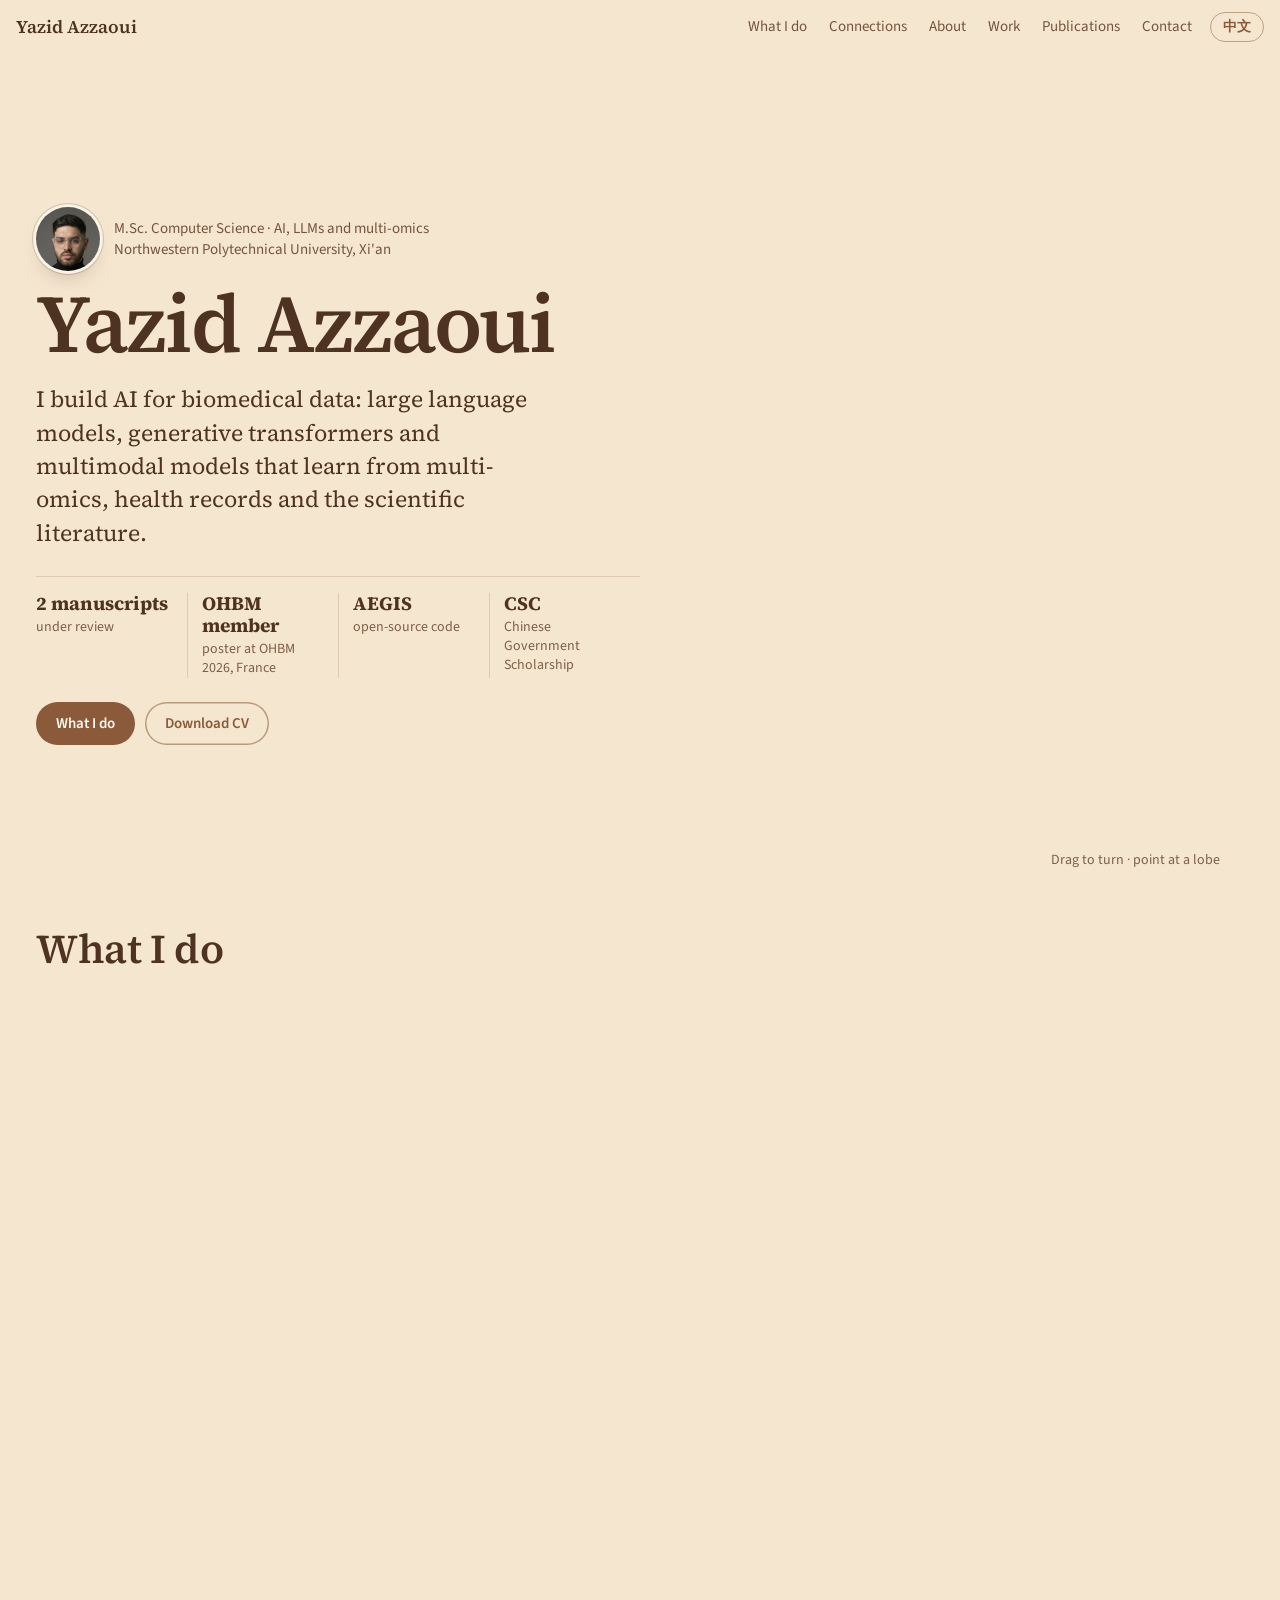
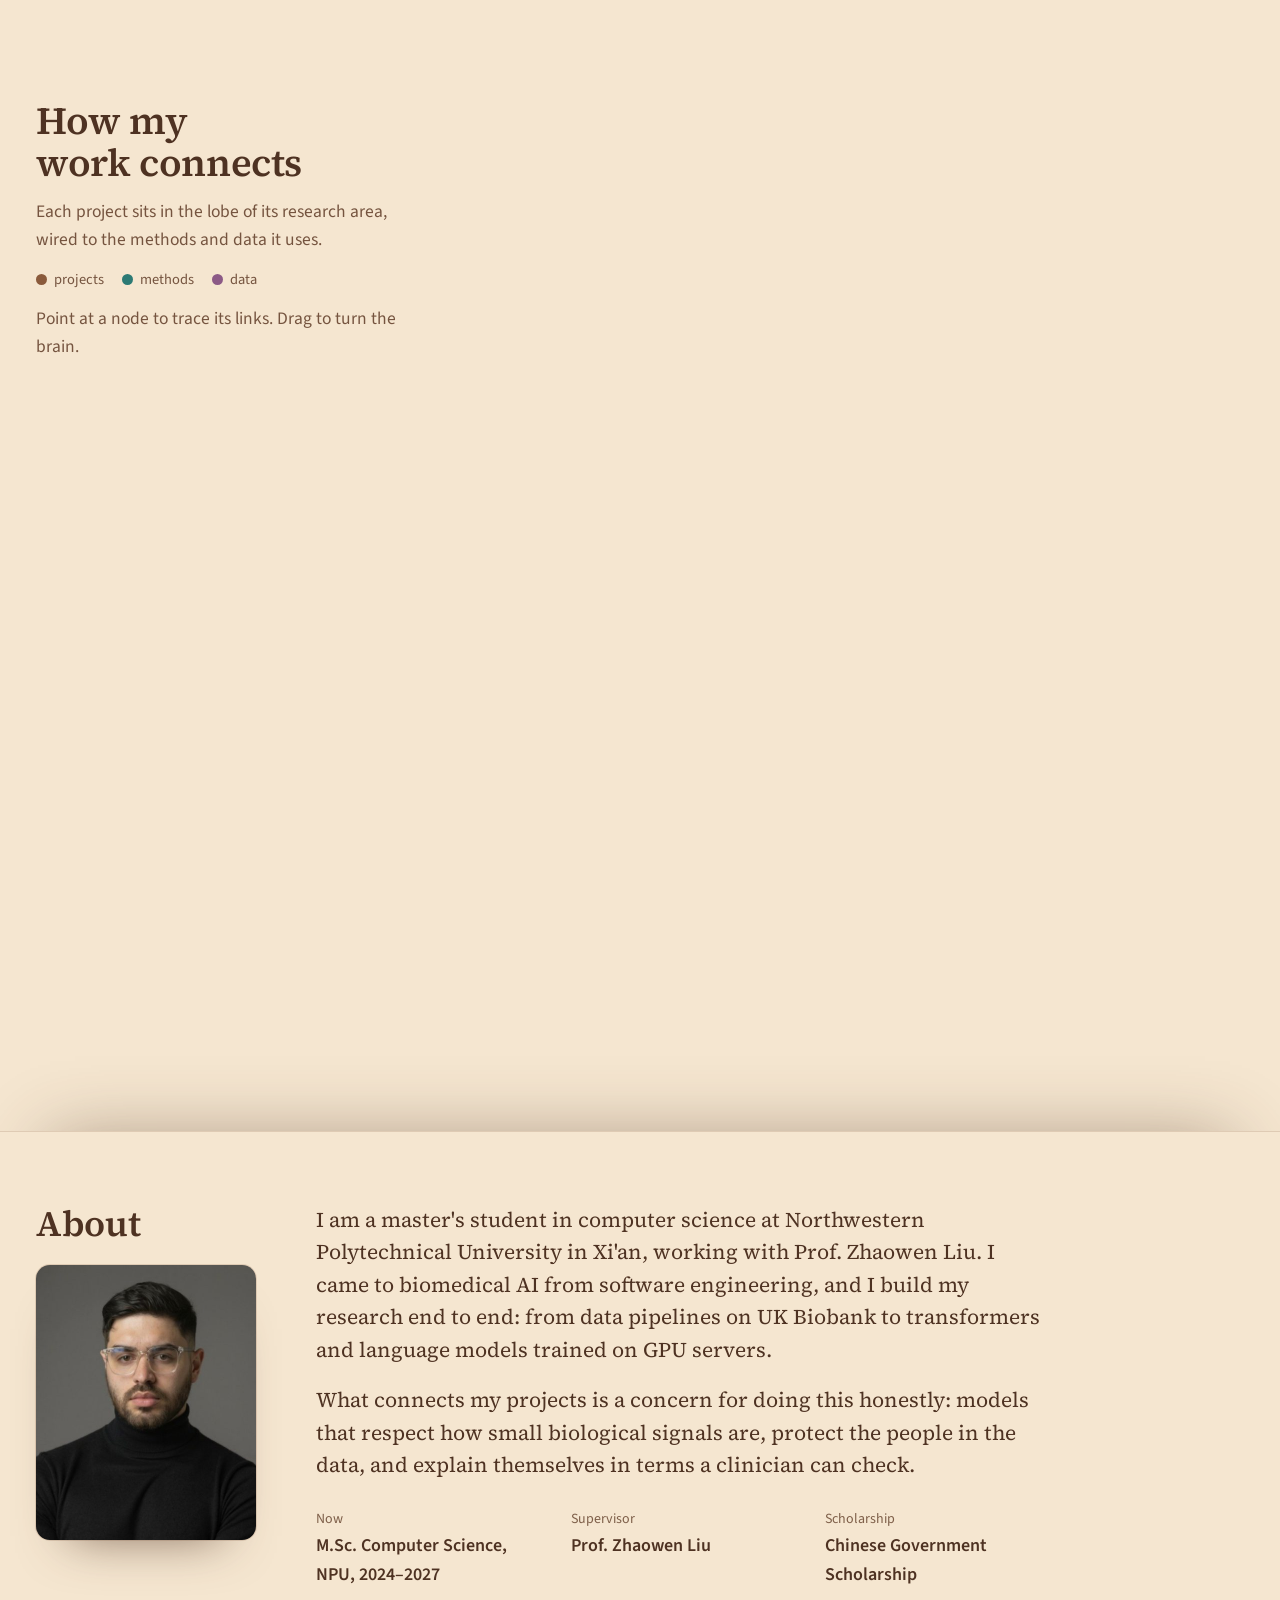
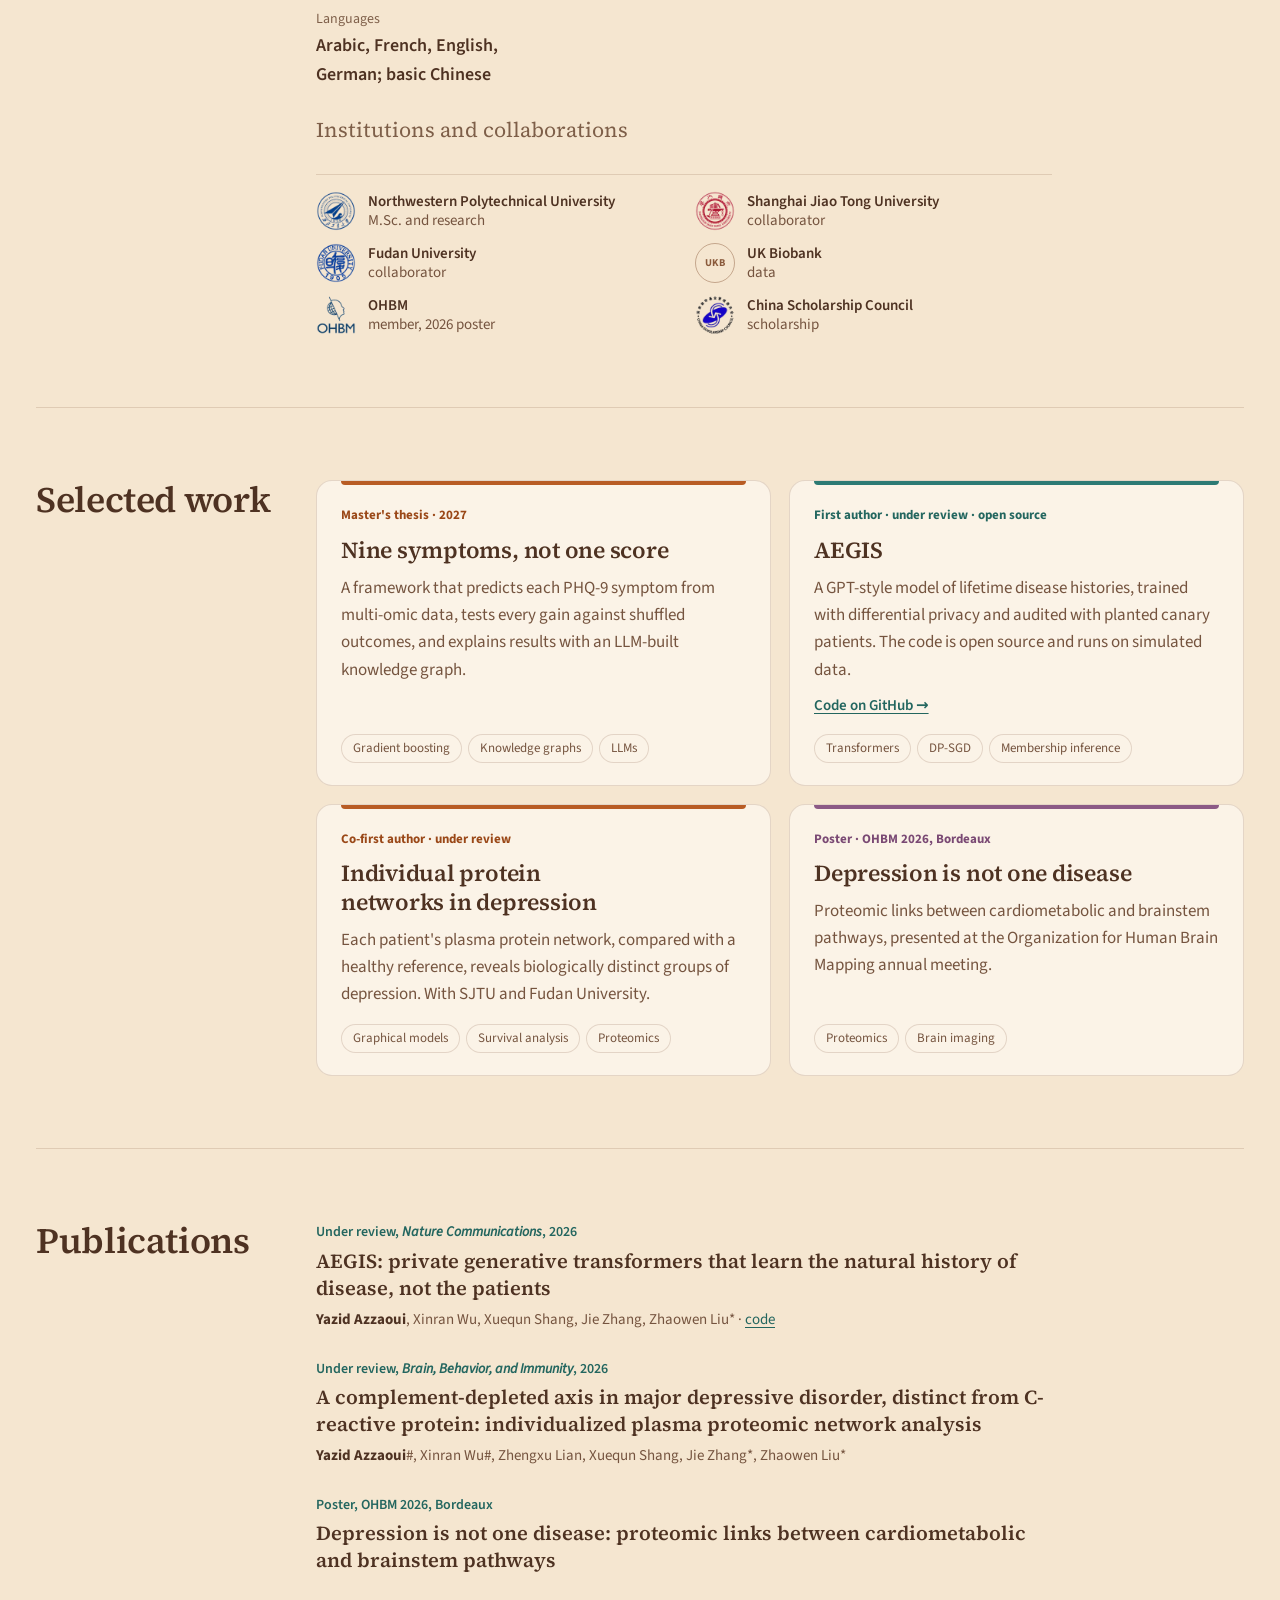
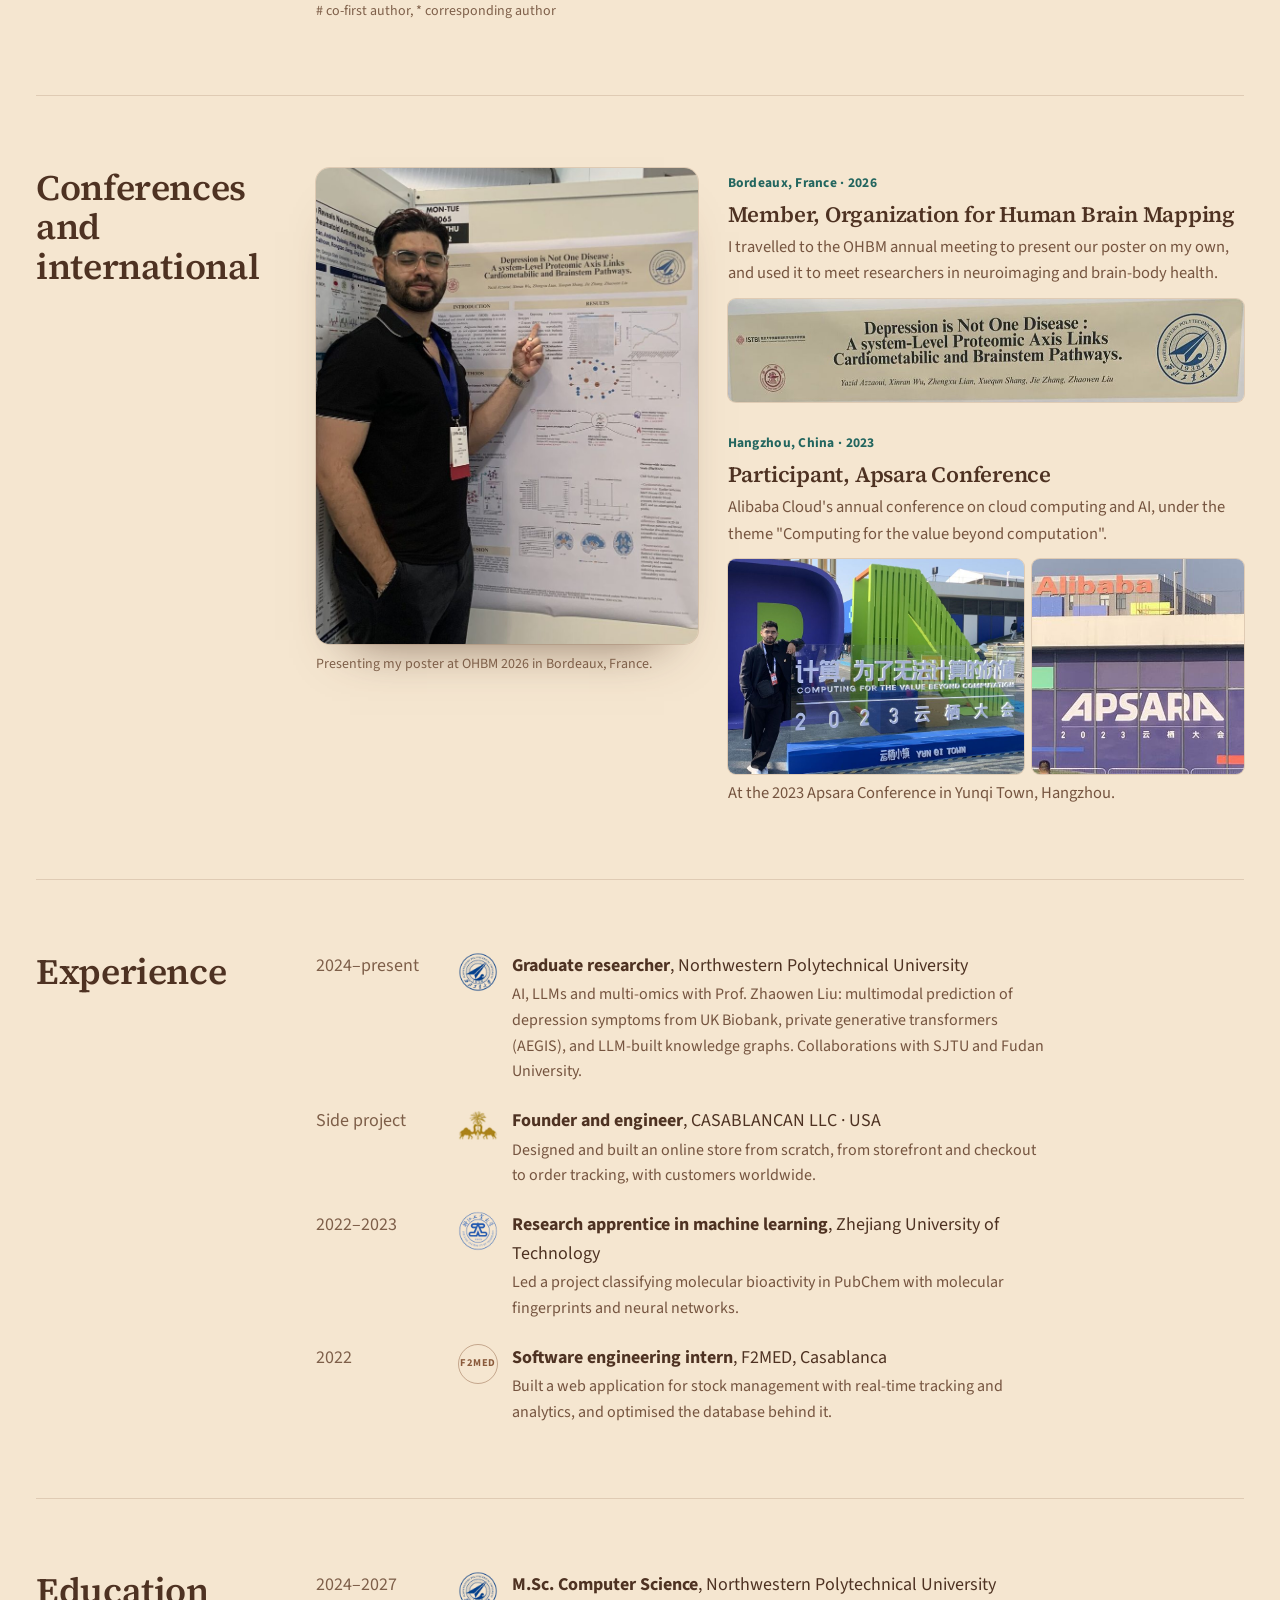
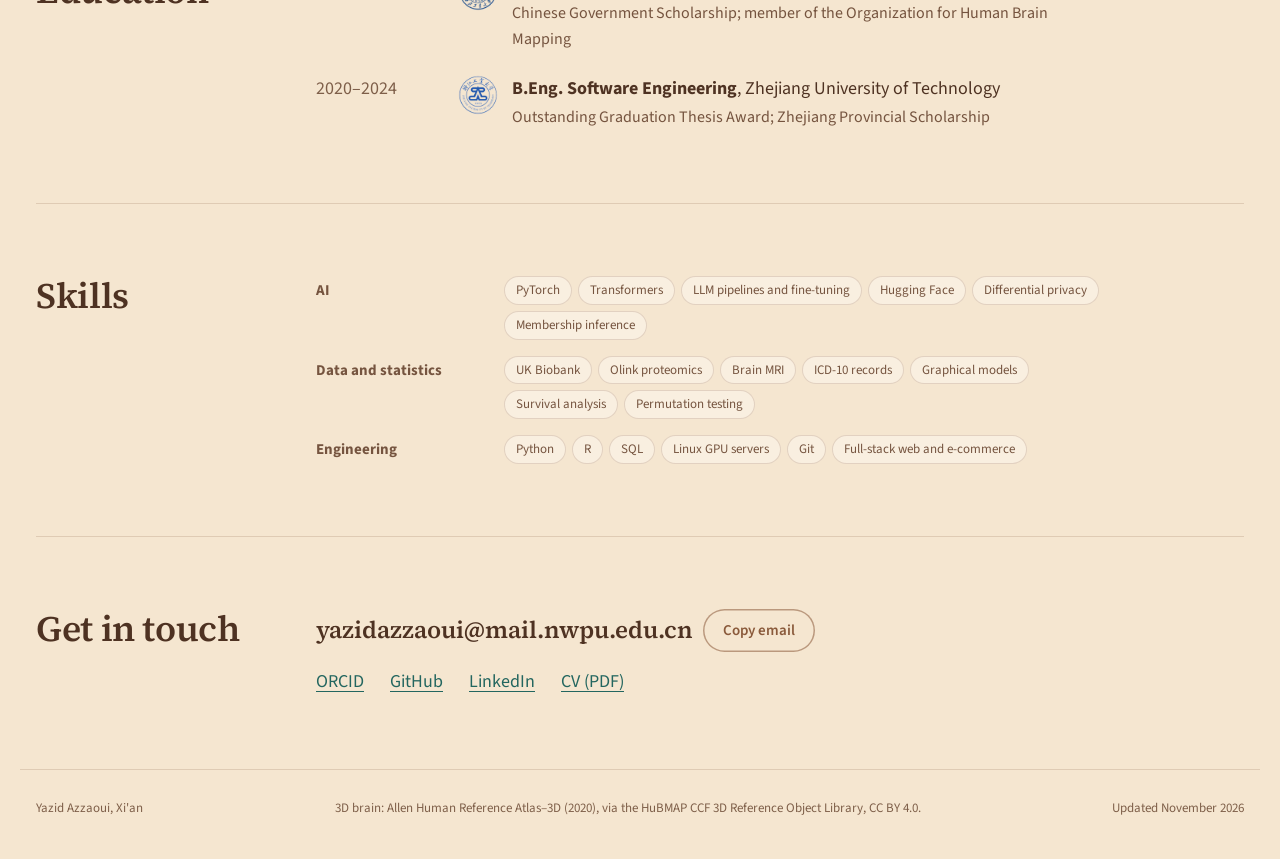
<file: index.html>
<!doctype html>
<html lang="en" data-lang="en" data-title-en="Yazid Azzaoui · AI, LLMs and omics" data-title-zh="Yazid Azzaoui · 人工智能、大模型与多组学">
<head>
<meta charset="utf-8">
<meta name="viewport" content="width=device-width,initial-scale=1,viewport-fit=cover">
<title>Yazid Azzaoui · AI, LLMs and omics</title>
<meta name="description" content="Yazid Azzaoui builds AI for biomedical data: large language models, private generative transformers and multimodal models for multi-omics, health records and the scientific literature.">
<meta name="author" content="Yazid Azzaoui">
<meta name="theme-color" content="#F5E6D0">
<link rel="canonical" href="https://azzaouiyazid.github.io/">
<link rel="alternate" hreflang="en" href="https://azzaouiyazid.github.io/?lang=en">
<link rel="alternate" hreflang="zh-CN" href="https://azzaouiyazid.github.io/?lang=zh">
<link rel="alternate" hreflang="x-default" href="https://azzaouiyazid.github.io/">
<link rel="icon" href="favicon.svg" type="image/svg+xml">
<link rel="icon" href="favicon-32.png" sizes="32x32" type="image/png">
<link rel="apple-touch-icon" href="apple-touch-icon.png">
<meta property="og:type" content="profile">
<meta property="og:url" content="https://azzaouiyazid.github.io/">
<meta property="og:title" content="Yazid Azzaoui · AI, LLMs and omics">
<meta property="og:description" content="Large language models, private generative transformers and multimodal AI for multi-omics. M.Sc. Computer Science, Northwestern Polytechnical University.">
<meta property="og:image" content="https://azzaouiyazid.github.io/assets/img/og-image.jpg">
<meta property="og:image:width" content="1200"><meta property="og:image:height" content="630">
<meta name="twitter:card" content="summary_large_image">
<script type="application/ld+json">{"@context":"https://schema.org","@type":"Person","name":"Yazid Azzaoui","url":"https://azzaouiyazid.github.io/","image":"https://azzaouiyazid.github.io/assets/img/me.jpg","jobTitle":"Graduate researcher in AI, LLMs and multi-omics","email":"mailto:yazidazzaoui@mail.nwpu.edu.cn","affiliation":{"@type":"CollegeOrUniversity","name":"Northwestern Polytechnical University"},"alumniOf":{"@type":"CollegeOrUniversity","name":"Zhejiang University of Technology"},"knowsAbout":["Large language models","Generative AI","Differential privacy","Multi-omics","Knowledge graphs"],"sameAs":["https://orcid.org/0009-0004-1744-2056","https://www.linkedin.com/in/yazid-azzaoui/","https://github.com/azzaouiyazid"]}</script>
<script>
/* Pick the language before the page paints, so nobody sees the wrong one flash.
   Order: ?lang= in the link, then the visitor's saved choice, then their clock and browser.
   A Greater China time zone or a Chinese browser gets Chinese. We use no IP lookup because
   those services are often blocked in China and would send visitor data to a third party. */
(function () {
  var CHINA_TZ = /^Asia\/(Shanghai|Chongqing|Chungking|Harbin|Urumqi|Kashgar|Hong_Kong|Macau|Taipei)$/;
  var root = document.documentElement;
  var lang = null;
  try {
    lang = new URLSearchParams(location.search).get('lang');
  } catch (e) {
    // very old browsers lack URLSearchParams; the saved choice or the clock decides instead
  }
  if (lang !== 'zh' && lang !== 'en') {
    try {
      lang = localStorage.getItem('lang');
    } catch (e) {
      // Safari's private mode throws on localStorage, so "no saved choice" is the normal outcome
      lang = null;
    }
  }
  if (lang !== 'zh' && lang !== 'en') {
    var tz = '';
    try {
      tz = Intl.DateTimeFormat().resolvedOptions().timeZone || '';
    } catch (e) {
      // without Intl we decide by browser language alone
    }
    var first = String((navigator.languages && navigator.languages[0]) || navigator.language || '').toLowerCase();
    lang = CHINA_TZ.test(tz) || first.indexOf('zh') === 0 ? 'zh' : 'en';
  }
  root.dataset.lang = lang;
  root.lang = lang === 'zh' ? 'zh-CN' : 'en';
  document.title = lang === 'zh' ? root.dataset.titleZh : root.dataset.titleEn;
})();
</script>
<link rel="preload" href="assets/fonts/source-serif-4-latin-600-normal.woff2" as="font" type="font/woff2" crossorigin>
<link rel="preload" href="assets/fonts/source-sans-3-latin-400-normal.woff2" as="font" type="font/woff2" crossorigin>
<link rel="preload" href="assets/data/brain_lite.json" as="fetch" crossorigin>
<link rel="stylesheet" href="assets/css/site.css">

</head>
<body>
<a class="skip" href="#main"><span class="en">Skip to content</span><span class="zh">跳到正文</span></a>

<header class="bar" id="bar">
  <a class="name" href="#top">Yazid Azzaoui</a>
  <div class="right">
    <nav aria-label="Sections" id="sitenav">
      <a href="#work-areas"><span class="en">What I do</span><span class="zh">研究方向</span></a>
      <a href="#connections"><span class="en">Connections</span><span class="zh">研究联系</span></a>
      <a href="#about"><span class="en">About</span><span class="zh">关于我</span></a>
      <a href="#work"><span class="en">Work</span><span class="zh">代表工作</span></a>
      <a href="#pubs"><span class="en">Publications</span><span class="zh">论文</span></a>
      <a href="#contact"><span class="en">Contact</span><span class="zh">联系</span></a>
    </nav>
    <button class="menubtn" id="menubtn" type="button" aria-expanded="false" aria-controls="sitenav"><span class="en">Menu</span><span class="zh">菜单</span></button>
    <button class="langbtn" id="langbtn" type="button" aria-label="Switch language / 切换语言"><span class="en">中文</span><span class="zh">EN</span></button>
  </div>
</header>

<canvas id="brain" aria-hidden="true"></canvas>
<img id="poster" src="assets/img/poster.webp" alt="" aria-hidden="true">
<script src="assets/js/layout.js"></script>
<div id="labels" aria-hidden="true"></div>
<div class="lobecard" id="lobecard"><b></b><span></span></div>

<main id="main">
<div class="layer" id="top">
  <div class="wrap">
    <section class="hero">
      <div class="live">
        <div class="who"><img src="assets/img/me_sq.jpg" alt="Yazid Azzaoui" width="64" height="64">
          <p class="meta"><span class="en">M.Sc. Computer Science · AI, LLMs and multi-omics<br>Northwestern Polytechnical University, Xi'an</span><span class="zh">计算机科学硕士 · 人工智能、大模型与多组学<br>西北工业大学，西安</span></p></div>
        <h1>Yazid Azzaoui</h1>
        <p class="lead"><span class="en">I build AI for biomedical data: large language models, generative transformers and multimodal models that learn from multi-omics, health records and the scientific literature.</span><span class="zh">我研究面向生物医学数据的人工智能：利用大语言模型、生成式 Transformer 与多模态模型，从多组学数据、电子病历和科学文献中学习。</span></p>
        <ul class="glance">
          <li><a href="#pubs"><b><span class="en">2 manuscripts</span><span class="zh">2 篇论文</span></b><span class="en">under review</span><span class="zh">在审</span></a></li>
          <li><a href="#conferences"><b><span class="en">OHBM member</span><span class="zh">OHBM 会员</span></b><span class="en">poster at OHBM 2026, France</span><span class="zh">OHBM 2026 海报，法国</span></a></li>
          <li><a href="https://github.com/azzaouiyazid/AEGIS"><b>AEGIS</b><span class="en">open-source code</span><span class="zh">开源代码</span></a></li>
          <li><b>CSC</b><span class="en">Chinese Government Scholarship</span><span class="zh">中国政府奖学金</span></li>
        </ul>
        <div class="row"><a class="btn" href="#work-areas"><span class="en">What I do</span><span class="zh">研究方向</span></a><a class="btn ghost en" href="assets/cv/Yazid_Azzaoui_CV_EN.pdf" download>Download CV</a><a class="btn ghost zh" href="assets/cv/Yazid_Azzaoui_CV_ZH.pdf" download>下载简历</a></div>
      </div>
      <span class="hint"><span class="en">Drag to turn · point at a lobe</span><span class="zh">拖动旋转 · 指向脑叶查看名称</span></span>
    </section>

    <div class="areas-head" id="work-areas"><h2><span class="en">What I do</span><span class="zh">研究方向</span></h2></div>
    <section class="area" data-lobe="2" style="--c:var(--plum-t)">
      <div class="live">
        <span class="num"><span class="k"><span class="en">What I do · </span><span class="zh">研究方向 · </span></span>01 · <span class="en">Language models</span><span class="zh">大语言模型</span></span>
        <h3><span class="en">LLMs that read the literature</span><span class="zh">读懂文献的大语言模型</span></h3>
        <p class="en">I build LLM pipelines that extract relationships from biomedical papers into knowledge graphs, then check each claim against the data so explanations trace back to evidence.</p>
        <p class="zh">我构建大语言模型流程，从生物医学文献中抽取关系并构建知识图谱，再用数据逐条核验，让模型的解释可以追溯到证据。</p>
        <div class="tags"><span class="tag"><span class="en">LLMs</span><span class="zh">大语言模型</span></span><span class="tag"><span class="en">Information extraction</span><span class="zh">信息抽取</span></span><span class="tag"><span class="en">Knowledge graphs</span><span class="zh">知识图谱</span></span><span class="tag"><span class="en">Explainable AI</span><span class="zh">可解释 AI</span></span></div>
      </div>
    </section>
    <section class="area" data-lobe="1" style="--c:var(--teal-t)">
      <div class="live">
        <span class="num"><span class="k"><span class="en">What I do · </span><span class="zh">研究方向 · </span></span>02 · <span class="en">Generative AI and privacy</span><span class="zh">生成式 AI 与隐私计算</span></span>
        <h3><span class="en">Private generative transformers</span><span class="zh">隐私保护的生成式 Transformer</span></h3>
        <p class="en">AEGIS is a GPT-style model of lifetime disease histories, trained with differential privacy and audited with planted canary patients, so it learns the disease, not the people.</p>
        <p class="zh">AEGIS 是一个学习全生命周期疾病史的 GPT 式生成模型，采用差分隐私（DP-SGD）训练，并通过植入“金丝雀”患者进行隐私审计：它学习的是疾病规律，而不是具体的人。</p>
        <div class="tags"><span class="tag">Transformers</span><span class="tag">DP-SGD</span><span class="tag"><span class="en">Membership inference</span><span class="zh">成员推断</span></span><span class="tag"><span class="en">Synthetic data</span><span class="zh">合成数据</span></span></div>
      </div>
    </section>
    <section class="area" data-lobe="0" style="--c:var(--caramel-t)">
      <div class="live">
        <span class="num"><span class="k"><span class="en">What I do · </span><span class="zh">研究方向 · </span></span>03 · <span class="en">Multimodal AI</span><span class="zh">多模态人工智能</span></span>
        <h3><span class="en">Multimodal AI for multi-omics</span><span class="zh">面向多组学的多模态人工智能</span></h3>
        <p class="en">I train models that combine blood proteins, metabolites, genetics and brain MRI from UK Biobank. Depression is the test case: the models predict each of its nine symptoms separately, and every gain is tested against shuffled outcomes.</p>
        <p class="zh">我基于 UK Biobank 的血液蛋白质组、代谢组、遗传与脑影像数据训练多模态模型。以抑郁症为应用场景：模型分别预测九项症状，并用置换检验验证每一项提升。</p>
        <div class="tags"><span class="tag"><span class="en">Multimodal learning</span><span class="zh">多模态学习</span></span><span class="tag"><span class="en">Gradient boosting</span><span class="zh">梯度提升</span></span><span class="tag"><span class="en">Permutation testing</span><span class="zh">置换检验</span></span><span class="tag">UK Biobank</span></div>
      </div>
    </section>

    <section id="connections">
      <div class="pin">
        <div class="ctext live">
          <h2><span class="en">How my work connects</span><span class="zh">研究之间的联系</span></h2>
          <p><span class="en">Each project sits in the lobe of its research area, wired to the methods and data it uses.</span><span class="zh">每个项目位于其研究方向所对应的脑叶中，并与它所用的方法和数据相连。</span></p>
          <div class="legend"><span style="--c:var(--brown)"><span class="en">projects</span><span class="zh">项目</span></span><span style="--c:var(--teal)"><span class="en">methods</span><span class="zh">方法</span></span><span style="--c:var(--plum)"><span class="en">data</span><span class="zh">数据</span></span></div>
          <p class="note" id="connhint"></p>
          <ul class="conn-list sr" id="connlist"></ul>
        </div>
      </div>
    </section>
  </div>
</div>

<div class="sheet">
  <div class="wrap">
    <section class="sec" id="about">
      <div class="side"><img class="portrait" src="assets/img/me.jpg" alt="Portrait of Yazid Azzaoui" width="220" height="275" loading="lazy"><h2><span class="en">About</span><span class="zh">关于我</span></h2></div>
      <div class="bio">
        <p class="en">I am a master's student in computer science at Northwestern Polytechnical University in Xi'an, working with Prof. Zhaowen Liu. I came to biomedical AI from software engineering, and I build my research end to end: from data pipelines on UK Biobank to transformers and language models trained on GPU servers.</p>
        <p class="zh">我是西北工业大学计算机科学专业的硕士研究生，导师为 刘曌雯 教授。我从软件工程转向生物医学人工智能，并端到端地完成自己的研究：从 UK Biobank 数据处理流程，到在 GPU 服务器上训练 Transformer 和大语言模型。</p>
        <p class="en">What connects my projects is a concern for doing this honestly: models that respect how small biological signals are, protect the people in the data, and explain themselves in terms a clinician can check.</p>
        <p class="zh">贯穿我所有项目的，是对严谨与诚实的坚持：模型要尊重生物信号的微弱，要保护数据中的每一个人，并能用临床医生可以核验的方式解释自己。</p>
        <dl class="facts">
          <div><dt><span class="en">Now</span><span class="zh">在读</span></dt><dd><span class="en">M.Sc. Computer Science, NPU, 2024–2027</span><span class="zh">西北工业大学 计算机科学硕士，2024–2027</span></dd></div>
          <div><dt><span class="en">Supervisor</span><span class="zh">导师</span></dt><dd><span class="en">Prof. Zhaowen Liu</span><span class="zh">刘曌雯 教授</span></dd></div>
          <div><dt><span class="en">Scholarship</span><span class="zh">奖学金</span></dt><dd><span class="en">Chinese Government Scholarship</span><span class="zh">中国政府奖学金</span></dd></div>
          <div><dt><span class="en">Languages</span><span class="zh">语言</span></dt><dd><span class="en">Arabic, French, English, German; basic Chinese</span><span class="zh">阿拉伯语、法语、英语、德语；基础中文</span></dd></div>
        </dl>
        <p class="orgs-h"><span class="en">Institutions and collaborations</span><span class="zh">所属机构与合作</span></p>
        <ul class="orgs">
          <li><span class="org logo" title="Northwestern Polytechnical University"><img src="assets/logos/npu.webp" alt="" width="40" height="40" loading="lazy"></span><span><b><span class="en">Northwestern Polytechnical University</span><span class="zh">西北工业大学</span></b><span class="en">M.Sc. and research</span><span class="zh">硕士与研究</span></span></li>
          <li><span class="org logo" title="Shanghai Jiao Tong University"><img src="assets/logos/sjtu.webp" alt="" width="40" height="40" loading="lazy"></span><span><b><span class="en">Shanghai Jiao Tong University</span><span class="zh">上海交通大学</span></b><span class="en">collaborator</span><span class="zh">合作单位</span></span></li>
          <li><span class="org logo" title="Fudan University"><img src="assets/logos/fudan.webp" alt="" width="40" height="40" loading="lazy"></span><span><b><span class="en">Fudan University</span><span class="zh">复旦大学</span></b><span class="en">collaborator</span><span class="zh">合作单位</span></span></li>
          <li><span class="org" title="UK Biobank">UKB</span><span><b>UK Biobank</b><span class="en">data</span><span class="zh">数据来源</span></span></li>
          <li><span class="org logo" title="Organization for Human Brain Mapping"><img src="assets/logos/ohbm.webp" alt="" width="40" height="40" loading="lazy"></span><span><b>OHBM</b><span class="en">member, 2026 poster</span><span class="zh">会员，2026 海报</span></span></li>
          <li><span class="org logo" title="China Scholarship Council"><img src="assets/logos/csc.webp" alt="" width="40" height="40" loading="lazy"></span><span><b><span class="en">China Scholarship Council</span><span class="zh">国家留学基金委</span></b><span class="en">scholarship</span><span class="zh">奖学金</span></span></li>
        </ul>
      </div>
    </section>

    <section class="sec" id="work">
      <h2><span class="en">Selected work</span><span class="zh">代表工作</span></h2>
      <div class="work">
        <article class="card" style="--c:var(--caramel);--ct:var(--caramel-t)"><span class="st"><span class="en">Master's thesis · 2027</span><span class="zh">硕士论文 · 2027</span></span>
          <h3><span class="en">Nine symptoms, not one score</span><span class="zh">九项症状，而不是一个总分</span></h3>
          <p class="en">A framework that predicts each PHQ-9 symptom from multi-omic data, tests every gain against shuffled outcomes, and explains results with an LLM-built knowledge graph.</p>
          <p class="zh">一个从多组学数据分别预测 PHQ-9 每项症状的框架：用置换检验验证每一项提升，并用大模型构建的知识图谱解释结果。</p>
          <div class="tags"><span class="tag"><span class="en">Gradient boosting</span><span class="zh">梯度提升</span></span><span class="tag"><span class="en">Knowledge graphs</span><span class="zh">知识图谱</span></span><span class="tag"><span class="en">LLMs</span><span class="zh">大语言模型</span></span></div></article>
        <article class="card" style="--c:var(--teal);--ct:var(--teal-t)"><span class="st"><span class="en">First author · under review · open source</span><span class="zh">第一作者 · 在审 · 开源</span></span>
          <h3>AEGIS</h3>
          <p class="en">A GPT-style model of lifetime disease histories, trained with differential privacy and audited with planted canary patients. The code is open source and runs on simulated data.</p>
          <p class="zh">一个学习全生命周期疾病史的 GPT 式模型，采用差分隐私训练，并通过植入“金丝雀”患者进行审计。代码已开源，可在模拟数据上运行。</p>
          <a class="more" href="https://github.com/azzaouiyazid/AEGIS"><span class="en">Code on GitHub →</span><span class="zh">GitHub 代码 →</span></a>
          <div class="tags"><span class="tag">Transformers</span><span class="tag">DP-SGD</span><span class="tag"><span class="en">Membership inference</span><span class="zh">成员推断</span></span></div></article>
        <article class="card" style="--c:var(--caramel);--ct:var(--caramel-t)"><span class="st"><span class="en">Co-first author · under review</span><span class="zh">共同第一作者 · 在审</span></span>
          <h3><span class="en">Individual protein networks in depression</span><span class="zh">抑郁症的个体化蛋白质网络</span></h3>
          <p class="en">Each patient's plasma protein network, compared with a healthy reference, reveals biologically distinct groups of depression. With SJTU and Fudan University.</p>
          <p class="zh">将每位患者的血浆蛋白质网络与健康参照比较，揭示抑郁症在生物学上的不同亚型。与上海交通大学、复旦大学合作。</p>
          <div class="tags"><span class="tag"><span class="en">Graphical models</span><span class="zh">图模型</span></span><span class="tag"><span class="en">Survival analysis</span><span class="zh">生存分析</span></span><span class="tag"><span class="en">Proteomics</span><span class="zh">蛋白质组学</span></span></div></article>
        <article class="card" style="--c:var(--plum);--ct:var(--plum-t)"><span class="st"><span class="en">Poster · OHBM 2026, Bordeaux</span><span class="zh">海报 · OHBM 2026，波尔多</span></span>
          <h3><span class="en">Depression is not one disease</span><span class="zh">抑郁症不是一种病</span></h3>
          <p class="en">Proteomic links between cardiometabolic and brainstem pathways, presented at the Organization for Human Brain Mapping annual meeting.</p>
          <p class="zh">心血管代谢与脑干通路之间的蛋白质组学关联，于人类脑图谱组织（OHBM）年会展示。</p>
          <div class="tags"><span class="tag"><span class="en">Proteomics</span><span class="zh">蛋白质组学</span></span><span class="tag"><span class="en">Brain imaging</span><span class="zh">脑影像</span></span></div></article>
      </div>
    </section>

    <section class="sec" id="pubs">
      <h2><span class="en">Publications</span><span class="zh">论文</span></h2>
      <ul class="pubs">
        <li><div class="st"><span class="en">Under review, <i>Nature Communications</i>, 2026</span><span class="zh">在审，<i>Nature Communications</i>，2026</span></div><div class="t">AEGIS: private generative transformers that learn the natural history of disease, not the patients</div><div class="a"><b>Yazid Azzaoui</b>, Xinran Wu, Xuequn Shang, Jie Zhang, Zhaowen Liu* · <a href="https://github.com/azzaouiyazid/AEGIS">code</a></div></li>
        <li><div class="st"><span class="en">Under review, <i>Brain, Behavior, and Immunity</i>, 2026</span><span class="zh">在审，<i>Brain, Behavior, and Immunity</i>，2026</span></div><div class="t">A complement-depleted axis in major depressive disorder, distinct from C-reactive protein: individualized plasma proteomic network analysis</div><div class="a"><b>Yazid Azzaoui</b>#, Xinran Wu#, Zhengxu Lian, Xuequn Shang, Jie Zhang*, Zhaowen Liu*</div></li>
        <li><div class="st"><span class="en">Poster, OHBM 2026, Bordeaux</span><span class="zh">海报，OHBM 2026，波尔多</span></div><div class="t">Depression is not one disease: proteomic links between cardiometabolic and brainstem pathways</div></li>
        <li class="note"><span class="en"># co-first author, * corresponding author</span><span class="zh"># 共同第一作者，* 通讯作者</span></li>
      </ul>
    </section>

    <section class="sec" id="conferences">
      <h2><span class="en">Conferences and international</span><span class="zh">学术会议与国际经历</span></h2>
      <div class="conf">
        <figure><img src="assets/img/ohbm_photo.jpg" alt="Yazid Azzaoui presenting his poster at OHBM 2026 in Bordeaux" width="800" height="999" loading="lazy">
          <figcaption><span class="en">Presenting my poster at OHBM 2026 in Bordeaux, France.</span><span class="zh">在法国波尔多 OHBM 2026 年会上展示海报。</span></figcaption></figure>
        <div style="display:grid;gap:26px">
          <ul class="events">
            <li><span class="where"><span class="en">Bordeaux, France · 2026</span><span class="zh">法国波尔多 · 2026</span></span>
              <h3><span class="en">Member, Organization for Human Brain Mapping</span><span class="zh">人类脑图谱组织（OHBM）会员</span></h3>
              <p class="en">I travelled to the OHBM annual meeting to present our poster on my own, and used it to meet researchers in neuroimaging and brain-body health.</p>
              <p class="zh">我独自赴法国参加 OHBM 年会并展示海报，借此与神经影像及脑—身体健康领域的研究者交流。</p>
              <img class="banner" src="assets/img/ohbm_title.jpg" alt="Poster title: Depression is Not One Disease: a system-level proteomic axis links cardiometabolic and brainstem pathways. Yazid Azzaoui, Xinran Wu, Zhengxu Lian, Xuequn Shang, Jie Zhang, Zhaowen Liu" width="1000" height="200" loading="lazy"></li>
            <li><span class="where"><span class="en">Hangzhou, China · 2023</span><span class="zh">中国杭州 · 2023</span></span>
              <h3><span class="en">Participant, Apsara Conference</span><span class="zh">云栖大会参会者</span></h3>
              <p class="en">Alibaba Cloud's annual conference on cloud computing and AI, under the theme "Computing for the value beyond computation".</p>
              <p class="zh">阿里云年度云计算与人工智能大会，主题为“计算，为了无法计算的价值”。</p>
              <div class="gal"><img src="assets/img/apsara_sign.jpg" alt="Yazid Azzaoui at the 2023 Apsara Conference theme sign in Yunqi Town, Hangzhou" width="900" height="641" loading="lazy"><img src="assets/img/apsara_venue.jpg" alt="The 2023 Apsara Conference venue" width="640" height="362" loading="lazy"></div>
              <p class="gcap"><span class="en">At the 2023 Apsara Conference in Yunqi Town, Hangzhou.</span><span class="zh">2023 云栖大会，杭州云栖小镇。</span></p></li>
          </ul>
        </div>
      </div>
    </section>

    <section class="sec" id="experience">
      <h2><span class="en">Experience</span><span class="zh">经历</span></h2>
      <ol class="tl">
        <li><span class="w"><span class="en">2024–present</span><span class="zh">2024–至今</span></span><span class="body"><span class="org logo" title="Northwestern Polytechnical University"><img src="assets/logos/npu.webp" alt="" width="40" height="40" loading="lazy"></span><span><b><span class="en">Graduate researcher</span><span class="zh">研究生研究员</span></b>, <span class="en">Northwestern Polytechnical University</span><span class="zh">西北工业大学</span>
          <span class="d en">AI, LLMs and multi-omics with Prof. Zhaowen Liu: multimodal prediction of depression symptoms from UK Biobank, private generative transformers (AEGIS), and LLM-built knowledge graphs. Collaborations with SJTU and Fudan University.</span>
          <span class="d zh">在 刘曌雯 教授指导下研究人工智能、大模型与多组学：基于 UK Biobank 的抑郁症状多模态预测、隐私保护的生成式 Transformer（AEGIS），以及大模型构建的知识图谱。与上海交通大学、复旦大学合作。</span></span></span></li>
        <li><span class="w"><span class="en">Side project</span><span class="zh">个人项目</span></span><span class="body"><span class="org logo" title="CASABLANCAN LLC"><img src="assets/logos/casablancan.webp" alt="" width="40" height="40" loading="lazy"></span><span><b><span class="en">Founder and engineer</span><span class="zh">创始人兼工程师</span></b>, CASABLANCAN LLC · <span class="en">USA</span><span class="zh">美国</span>
          <span class="d en">Designed and built an online store from scratch, from storefront and checkout to order tracking, with customers worldwide.</span>
          <span class="d zh">从零设计并搭建一个线上商店：从网站、支付到订单追踪均由我完成，客户遍及全球。</span></span></span></li>
        <li><span class="w">2022–2023</span><span class="body"><span class="org logo" title="Zhejiang University of Technology"><img src="assets/logos/zjut.webp" alt="" width="40" height="40" loading="lazy"></span><span><b><span class="en">Research apprentice in machine learning</span><span class="zh">机器学习研究助理</span></b>, <span class="en">Zhejiang University of Technology</span><span class="zh">浙江工业大学</span>
          <span class="d en">Led a project classifying molecular bioactivity in PubChem with molecular fingerprints and neural networks.</span>
          <span class="d zh">负责基于 PubChem 数据的分子生物活性分类项目，使用分子指纹与神经网络。</span></span></span></li>
        <li><span class="w">2022</span><span class="body"><span class="org" title="F2MED, Casablanca">F2MED</span><span><b><span class="en">Software engineering intern</span><span class="zh">软件工程实习生</span></b>, F2MED, <span class="en">Casablanca</span><span class="zh">卡萨布兰卡</span>
          <span class="d en">Built a web application for stock management with real-time tracking and analytics, and optimised the database behind it.</span>
          <span class="d zh">开发库存管理 Web 应用（实时追踪与数据分析），并优化其数据库性能。</span></span></span></li>
      </ol>
    </section>

    <section class="sec">
      <h2><span class="en">Education</span><span class="zh">教育背景</span></h2>
      <ol class="tl">
        <li><span class="w">2024–2027</span><span class="body"><span class="org logo" title="Northwestern Polytechnical University"><img src="assets/logos/npu.webp" alt="" width="40" height="40" loading="lazy"></span><span><b><span class="en">M.Sc. Computer Science</span><span class="zh">计算机科学硕士</span></b>, <span class="en">Northwestern Polytechnical University</span><span class="zh">西北工业大学</span><span class="d"><span class="en">Chinese Government Scholarship; member of the Organization for Human Brain Mapping</span><span class="zh">中国政府奖学金；人类脑图谱组织（OHBM）会员</span></span></span></span></li>
        <li><span class="w">2020–2024</span><span class="body"><span class="org logo" title="Zhejiang University of Technology"><img src="assets/logos/zjut.webp" alt="" width="40" height="40" loading="lazy"></span><span><b><span class="en">B.Eng. Software Engineering</span><span class="zh">软件工程 工学学士</span></b>, <span class="en">Zhejiang University of Technology</span><span class="zh">浙江工业大学</span><span class="d"><span class="en">Outstanding Graduation Thesis Award; Zhejiang Provincial Scholarship</span><span class="zh">优秀毕业论文奖；浙江省政府奖学金</span></span></span></span></li>
      </ol>
    </section>

    <section class="sec">
      <h2><span class="en">Skills</span><span class="zh">技能</span></h2>
      <div class="skills">
        <div><h3><span class="en">AI</span><span class="zh">人工智能</span></h3><div class="tags"><span class="tag">PyTorch</span><span class="tag">Transformers</span><span class="tag"><span class="en">LLM pipelines and fine-tuning</span><span class="zh">大模型流程与微调</span></span><span class="tag">Hugging Face</span><span class="tag"><span class="en">Differential privacy</span><span class="zh">差分隐私</span></span><span class="tag"><span class="en">Membership inference</span><span class="zh">成员推断</span></span></div></div>
        <div><h3><span class="en">Data and statistics</span><span class="zh">数据与统计</span></h3><div class="tags"><span class="tag">UK Biobank</span><span class="tag"><span class="en">Olink proteomics</span><span class="zh">Olink 蛋白质组</span></span><span class="tag"><span class="en">Brain MRI</span><span class="zh">脑 MRI</span></span><span class="tag"><span class="en">ICD-10 records</span><span class="zh">ICD-10 病历</span></span><span class="tag"><span class="en">Graphical models</span><span class="zh">图模型</span></span><span class="tag"><span class="en">Survival analysis</span><span class="zh">生存分析</span></span><span class="tag"><span class="en">Permutation testing</span><span class="zh">置换检验</span></span></div></div>
        <div><h3><span class="en">Engineering</span><span class="zh">工程</span></h3><div class="tags"><span class="tag">Python</span><span class="tag">R</span><span class="tag">SQL</span><span class="tag"><span class="en">Linux GPU servers</span><span class="zh">Linux GPU 服务器</span></span><span class="tag">Git</span><span class="tag"><span class="en">Full-stack web and e-commerce</span><span class="zh">全栈 Web 与电商</span></span></div></div>
      </div>
    </section>

    <section class="sec" id="contact">
      <h2><span class="en">Get in touch</span><span class="zh">联系我</span></h2>
      <div style="display:grid;gap:16px">
        <div class="row"><span class="email" id="email">yazidazzaoui@mail.nwpu.edu.cn</span><button class="btn ghost" id="copy" type="button"><span class="en">Copy email</span><span class="zh">复制邮箱</span></button></div>
        <div class="row" style="gap:8px 26px"><a href="https://orcid.org/0009-0004-1744-2056">ORCID</a><a href="https://github.com/azzaouiyazid">GitHub</a><a href="https://www.linkedin.com/in/yazid-azzaoui/">LinkedIn</a><a class="en" href="assets/cv/Yazid_Azzaoui_CV_EN.pdf" download>CV (PDF)</a><a class="zh" href="assets/cv/Yazid_Azzaoui_CV_ZH.pdf" download>简历（PDF）</a></div>
      </div>
    </section>
  </div>
</div>
</main>
<footer class="foot"><div class="wrap"><span><span class="en">Yazid Azzaoui, Xi'an</span><span class="zh">Yazid Azzaoui，西安</span></span><span><span class="en">3D brain: Allen Human Reference Atlas–3D (2020), via the HuBMAP CCF 3D Reference Object Library, CC BY 4.0.</span><span class="zh">3D 大脑模型：Allen Human Reference Atlas–3D（2020），来自 HuBMAP CCF 3D 参考对象库，CC BY 4.0。</span></span><span><span class="en">Updated November 2026</span><span class="zh">更新于 2026 年 11 月</span></span></div></footer>

<script src="assets/js/three.min.js"></script>
<script src="assets/js/core.js"></script>
<script src="assets/js/content.js"></script>
<script src="assets/js/page.js"></script>
<script src="assets/js/illustrations.js"></script>
<script src="assets/js/brain.js"></script>
</body>
</html>
</file>
<file: assets/css/site.css>
/* Licences for the fonts (SIL OFL 1.1) and three.js (MIT) are in /licenses. */
@font-face{font-family:"Source Sans 3";src:url(../fonts/source-sans-3-latin-400-normal.woff2) format("woff2");font-weight:400;font-style:normal;font-display:swap}
@font-face{font-family:"Source Sans 3";src:url(../fonts/source-sans-3-latin-500-normal.woff2) format("woff2");font-weight:500;font-style:normal;font-display:swap}
@font-face{font-family:"Source Sans 3";src:url(../fonts/source-sans-3-latin-600-normal.woff2) format("woff2");font-weight:600;font-style:normal;font-display:swap}
@font-face{font-family:"Source Sans 3";src:url(../fonts/source-sans-3-latin-700-normal.woff2) format("woff2");font-weight:700;font-style:normal;font-display:swap}
@font-face{font-family:"Source Sans 3";src:url(../fonts/source-sans-3-latin-400-italic.woff2) format("woff2");font-weight:400;font-style:italic;font-display:swap}
@font-face{font-family:"Source Serif 4";src:url(../fonts/source-serif-4-latin-400-normal.woff2) format("woff2");font-weight:400;font-style:normal;font-display:swap}
@font-face{font-family:"Source Serif 4";src:url(../fonts/source-serif-4-latin-600-normal.woff2) format("woff2");font-weight:600;font-style:normal;font-display:swap}
@font-face{font-family:"Source Serif 4";src:url(../fonts/source-serif-4-latin-700-normal.woff2) format("woff2");font-weight:700;font-style:normal;font-display:swap}
@font-face{font-family:"Source Serif 4";src:url(../fonts/source-serif-4-latin-400-italic.woff2) format("woff2");font-weight:400;font-style:italic;font-display:swap}

/* One anatomical brain on a full-screen layer behind the page. Scrolling through "What I do", each area's lobe
   breaks into shards and a small 3D diagram of the work rises out of it. Then the brain turns glassy and carries
   the map of how the work connects; the rest of the page slides over it on a paper sheet. English and Chinese. */
:root{
  --bg:#F5E6D0; --card:#FBF3E7; --rule:rgba(122,80,52,.18);
  --ink:#4E3222; --ink2:#75543F; --ink3:#7E5F49;
  --caramel:#B85C24; --brown:#8A5A3B; --teal:#2C7A74; --plum:#8C5A86;
  --caramel-t:#9A4818; --teal-t:#23665F; --plum-t:#7A4974;
  --serif:"Source Serif 4",Georgia,"Times New Roman",serif;
  --sans:"Source Sans 3",system-ui,-apple-system,"Segoe UI","PingFang SC","Hiragino Sans GB","Microsoft YaHei","Noto Sans CJK SC","Noto Sans SC",sans-serif;
  --gut:max(16px,env(safe-area-inset-left,0px));
  color-scheme:light;
}
html[data-lang=zh]{--serif:"Source Serif 4","Songti SC","STSong","Noto Serif CJK SC","Noto Serif SC","Source Han Serif SC","Microsoft YaHei",serif}
html[data-lang=zh] .en,html[data-lang=en] .zh{display:none !important}
*{box-sizing:border-box}
html{scroll-behavior:smooth;background:var(--bg)}
@media (prefers-reduced-motion:reduce){html{scroll-behavior:auto}}
body{margin:0;color:var(--ink);background:var(--bg);font-family:var(--sans);font-size:18px;line-height:1.6;overflow-x:hidden}
html[data-lang=zh] body{line-height:1.75}
a{color:var(--teal-t);text-underline-offset:.2em}
:focus-visible{outline:2px solid var(--teal);outline-offset:3px;border-radius:3px}
h1,h2,h3{font-family:var(--serif);margin:0;text-wrap:balance;font-weight:600;letter-spacing:-.01em}
html[data-lang=zh] h2,html[data-lang=zh] h3{letter-spacing:.02em}
p{margin:0}
.wrap{max-width:1240px;margin:0 auto;padding-inline:var(--gut) max(16px,env(safe-area-inset-right,0px))}
body::before{content:"";position:fixed;inset:0 0 auto;height:env(safe-area-inset-top,0px);z-index:10;background:var(--bg)}
.sr{position:absolute;width:1px;height:1px;overflow:hidden;clip:rect(0 0 0 0);white-space:nowrap}

.bar{position:sticky;top:env(safe-area-inset-top,0px);z-index:8;padding:12px max(16px,env(safe-area-inset-right,0px)) 12px var(--gut);
  display:flex;justify-content:space-between;align-items:center;gap:16px;background:rgba(245,230,208,.86);backdrop-filter:blur(8px);-webkit-backdrop-filter:blur(8px);border-bottom:1px solid transparent;transition:border-color .3s}
.bar.scrolled{border-bottom-color:var(--rule)}
.bar .name{font-family:"Source Serif 4",Georgia,serif;font-weight:600;font-size:18px;text-decoration:none;color:var(--ink)}
.bar .right{display:flex;align-items:center;gap:18px}
.bar nav{display:flex;gap:4px 22px;flex-wrap:wrap;font-size:15px}
.bar nav a{color:var(--ink2);text-decoration:none}
.bar nav a:hover{color:var(--teal-t)}
.menubtn{display:none;font:600 14px/1 var(--sans);color:var(--ink);background:transparent;border:0;padding:7px 4px;cursor:pointer;align-items:center;gap:6px}
.menubtn::before{content:"";width:16px;height:10px;border-top:2px solid currentColor;border-bottom:2px solid currentColor;box-sizing:border-box;background:linear-gradient(currentColor,currentColor) center/100% 2px no-repeat}
.skip{position:absolute;left:-999px;top:8px;z-index:30;background:var(--brown);color:#FFF8EE;padding:9px 14px;border-radius:999px;text-decoration:none;font-weight:600}
.skip:focus{left:12px}
.langbtn{font:600 14px/1 var(--sans);color:var(--brown);background:transparent;border:1.5px solid rgba(138,90,59,.5);border-radius:999px;padding:7px 12px;cursor:pointer}
.langbtn:hover{background:rgba(200,135,74,.14)}
.row{display:flex;flex-wrap:wrap;gap:10px;align-items:center}
.btn{font:600 15px/1 var(--sans);border-radius:999px;padding:14px 20px;cursor:pointer;text-decoration:none;border:0;background:var(--brown);color:#FFF8EE;display:inline-flex;align-items:center}
.btn:hover{background:var(--ink)}
.btn.ghost{background:transparent;color:var(--brown);box-shadow:inset 0 0 0 1.5px rgba(138,90,59,.55)}
.btn.ghost:hover{background:rgba(200,135,74,.14)}
.note{font-size:14px;color:var(--ink3)}
.tag{font-size:13px;color:var(--ink2);border:1px solid var(--rule);border-radius:999px;padding:3px 11px;background:rgba(251,243,231,.7)}
.tags{display:flex;flex-wrap:wrap;gap:6px}

/* the 3D layer */
#brain{position:fixed;left:0;top:0;width:100%;height:100vh;display:block;z-index:0;cursor:grab;touch-action:pan-y}
#brain:active{cursor:grabbing}
#poster{position:fixed;z-index:0;pointer-events:none;transition:opacity .6s;display:block}
#labels{position:fixed;left:0;top:0;width:100%;height:100vh;z-index:1;pointer-events:none;overflow:hidden}
.lab{position:absolute;left:0;top:0;white-space:nowrap;will-change:transform,opacity;opacity:0}
.lab.il{font:700 11.5px/1 var(--sans);letter-spacing:.07em;text-transform:uppercase;color:var(--ink2);background:rgba(251,243,231,.92);border:1px solid var(--rule);padding:6px 9px;border-radius:999px}
.lab.nl{font:600 13.5px/1.15 var(--sans);color:var(--ink);text-shadow:0 0 3px var(--bg),0 0 3px var(--bg),0 0 8px var(--bg),0 0 8px var(--bg)}
.lab.nl.p{font:700 16px/1.15 var(--serif)}
.lobecard{position:fixed;z-index:7;pointer-events:none;background:var(--card);border:1px solid var(--rule);border-radius:10px;padding:10px 14px;max-width:260px;box-shadow:0 14px 30px -18px rgba(78,50,34,.45);opacity:0;transform:translateY(6px);transition:opacity .2s,transform .2s;left:0;top:0}
.lobecard.on{opacity:1;transform:none}
.lobecard b{display:block;font-family:var(--serif);font-size:17px}
.lobecard span{font-size:14px;color:var(--ink2);line-height:1.45;display:block;margin-top:2px}

/* the page above it: empty space lets pointer events reach the brain */
.layer{position:relative;z-index:2;pointer-events:none}
.layer .live,.layer a,.layer button{pointer-events:auto}
.hero{position:relative;min-height:calc(100vh - 58px);display:flex;align-items:center}
.hero .live{max-width:min(50%,620px);padding-block:40px}
.hero .who{display:flex;align-items:center;gap:14px}
.hero .who img{width:64px;height:64px;border-radius:50%;object-fit:cover;flex:none;box-shadow:0 0 0 3px var(--card),0 0 0 4px rgba(122,80,52,.25),0 12px 24px -14px rgba(78,50,34,.6);background:#6b6b6b}
.hero .meta{font-size:15px;color:var(--ink2);line-height:1.45}
.hero h1{font-family:"Source Serif 4",Georgia,serif;font-size:clamp(54px,6.4vw,96px);line-height:.95;letter-spacing:-.025em;margin-top:14px}
.lead{font-family:var(--serif);font-size:clamp(20px,1.8vw,24px);line-height:1.45;margin-top:20px;max-width:31rem}
html[data-lang=zh] .lead{line-height:1.7;font-size:clamp(19px,1.6vw,22px)}
.glance{list-style:none;margin:26px 0 0;padding:16px 0 0;border-top:1px solid var(--rule);display:grid;grid-template-columns:repeat(4,minmax(0,1fr));gap:12px 0}
.glance li{padding:0 14px;border-left:1px solid var(--rule)}
.glance li:first-child{padding-left:0;border-left:0}
.glance b{display:block;font:700 19px/1.15 "Source Serif 4",Georgia,serif;color:var(--ink)}
.glance span{display:block;font-size:14px;line-height:1.35;color:var(--ink3);margin-top:3px}
.glance b span{display:inline;font-size:inherit;color:inherit;margin:0;line-height:inherit}
.glance a{text-decoration:none;color:inherit}
.glance a:hover b{color:var(--teal-t)}
.hero .row{margin-top:24px}
.hint{position:absolute;right:2%;bottom:26px;font-size:14px;color:var(--ink3)}
.card-open .hint{opacity:0;transition:opacity .2s}
.areas-head{padding-top:20px}
.areas-head h2{font-size:clamp(32px,3.2vw,46px)}
.area{min-height:74vh;display:flex;align-items:center}
.area .live{max-width:min(44%,520px);display:flex;flex-direction:column;gap:14px;padding:24px 0 24px 22px;border-left:3px solid var(--rule);transition:border-color .4s}
.area.on .live{border-left-color:var(--c)}
.area .num{font:700 14px var(--sans);color:var(--c);letter-spacing:.02em}
.area .num .k{display:none}
.area h3{font-size:clamp(28px,2.6vw,38px);line-height:1.15}
/* Chinese titles may only break at their spaces, so 生成式 is never split across two lines */
html[data-lang=zh] .area h3{word-break:keep-all}
.area p{color:var(--ink2);font-size:18.5px}
#connections{height:150vh}
.pin{position:sticky;top:0;height:100vh;display:flex;align-items:center}
.ctext{max-width:min(31%,370px);display:grid;gap:14px}
.ctext h2{font-size:clamp(32px,3vw,44px);line-height:1.1}
.ctext p{color:var(--ink2);font-size:17.5px}
.legend{display:flex;flex-wrap:wrap;gap:4px 18px;font-size:14.5px;color:var(--ink2)}
.legend > span::before{content:"";display:inline-block;width:11px;height:11px;border-radius:50%;background:var(--c);margin-right:7px;vertical-align:-1px}
.conn-list{margin:0;padding-left:18px;color:var(--ink2);font-size:16px;display:grid;gap:8px}

/* the paper sheet that slides over the brain */
.sheet{position:relative;z-index:3;background:var(--bg);border-top:1px solid var(--rule);box-shadow:0 -40px 70px -50px rgba(78,50,34,.45)}
.sec{display:grid;grid-template-columns:minmax(0,15rem) minmax(0,1fr);gap:40px;padding-block:72px;border-top:1px solid var(--rule)}
.sec:first-child{border-top:0}
.sec h2{font-size:clamp(30px,2.8vw,38px);line-height:1.1}
.sec .side{display:grid;gap:22px;align-content:start}
.portrait{width:100%;max-width:220px;aspect-ratio:4/5;object-fit:cover;border-radius:14px;display:block;background:#6b6b6b;box-shadow:0 0 0 1px var(--rule),0 30px 50px -34px rgba(78,50,34,.7)}
.bio{display:grid;gap:18px;max-width:46rem}
.bio p{font-family:var(--serif);font-size:21px;line-height:1.55}
html[data-lang=zh] .bio p{font-size:19px;line-height:1.85}
.facts{display:grid;grid-template-columns:repeat(auto-fit,minmax(12rem,1fr));gap:18px 28px;margin:8px 0 0}
.facts dt{font-size:14px;color:var(--ink3)}
.facts dd{margin:2px 0 0;font-weight:600}
.work{display:grid;grid-template-columns:repeat(2,minmax(0,1fr));gap:18px}
.card{position:relative;background:var(--card);border:1px solid var(--rule);border-radius:16px;padding:24px 24px 22px;display:flex;flex-direction:column;gap:10px;transition:transform .3s,box-shadow .3s}
.card:hover{transform:translateY(-4px);box-shadow:0 26px 50px -34px rgba(78,50,34,.55)}
.card::before{content:"";position:absolute;left:24px;right:24px;top:0;height:4px;border-radius:0 0 4px 4px;background:var(--c)}
.card .st{font-size:13px;font-weight:700;color:var(--ct)}
.card h3{font-size:23px;line-height:1.25}
.card p{color:var(--ink2);font-size:17px}
.card .tags{margin-top:auto;padding-top:6px}
.card .more{font-weight:600;font-size:15px}
.pubs{list-style:none;margin:0;padding:0;display:grid;gap:26px;max-width:46rem}
.pubs .st{font-size:14px;color:var(--teal-t);font-weight:600}
.pubs .t{font-family:"Source Serif 4",Georgia,serif;font-size:20px;line-height:1.35;font-weight:600;margin-top:4px}
.pubs .a{font-size:15px;color:var(--ink2);margin-top:6px}
.pubs .a b{color:var(--ink)}
.tl{list-style:none;margin:0;padding:0;display:grid;gap:22px;max-width:46rem}
.tl li{display:grid;grid-template-columns:8rem minmax(0,1fr);gap:14px}
.tl .w{color:var(--ink3);font-variant-numeric:tabular-nums}
.tl .d{display:block;color:var(--ink2);font-size:16px;margin-top:2px}
.org{flex:none;width:40px;height:40px;border-radius:10px;display:inline-grid;place-items:center;background:var(--card);border:1px solid var(--rule);font:700 10.5px/1 var(--sans);letter-spacing:.04em;color:var(--brown);box-shadow:0 8px 18px -14px rgba(78,50,34,.6);overflow:hidden}
.org img{width:100%;height:100%;object-fit:contain}
.org.logo{background:transparent;border:0;box-shadow:none;border-radius:0}
.org:not(.logo){background:transparent;border:1.5px solid rgba(138,90,59,.45);border-radius:50%;box-shadow:none}
.tl .body{display:grid;grid-template-columns:40px minmax(0,1fr);gap:14px;align-items:start}
.orgs{list-style:none;margin:10px 0 0;padding:16px 0 0;border-top:1px solid var(--rule);display:grid;grid-template-columns:repeat(auto-fill,minmax(14.5rem,1fr));gap:12px 22px}
.orgs li{display:flex;align-items:center;gap:12px;font-size:15px;line-height:1.3;color:var(--ink2)}
.orgs li b{display:block;color:var(--ink);font-weight:600}
.orgs-h{font-size:14px;color:var(--ink3);margin-top:6px}
.conf{display:grid;grid-template-columns:minmax(0,0.85fr) minmax(0,1.15fr);gap:30px;align-items:start;max-width:62rem}
.conf figure{margin:0}
.conf figure img{display:block;width:100%;height:auto;border-radius:14px;box-shadow:0 0 0 1px var(--rule),0 30px 50px -34px rgba(78,50,34,.7)}
.conf figcaption{font-size:14px;color:var(--ink3);margin-top:10px;line-height:1.45}
.events{list-style:none;margin:0;padding:0;display:grid;gap:26px}
.events .where{font-size:13.5px;font-weight:700;color:var(--teal-t);letter-spacing:.02em}
.events h3{font-size:22px;line-height:1.25;margin-top:4px}
.events p{color:var(--ink2);font-size:16.5px;margin-top:6px}
.events .banner{display:block;width:100%;height:auto;border-radius:8px;margin-top:12px;box-shadow:0 0 0 1px var(--rule)}
.gal{display:grid;grid-template-columns:1.4fr 1fr;gap:8px;margin-top:12px;aspect-ratio:2.4}
.gal img{width:100%;height:100%;object-fit:cover;border-radius:8px;box-shadow:0 0 0 1px var(--rule);display:block}
.gal img+img{object-position:28% 50%}
.gcap{font-size:14px;color:var(--ink3);margin-top:8px}
.path{display:flex;flex-wrap:wrap;align-items:center;gap:8px;margin-top:4px;padding-top:18px;border-top:1px solid var(--rule)}
.path .p{display:inline-flex;align-items:baseline;gap:6px;background:var(--card);border:1px solid var(--rule);border-radius:999px;padding:6px 12px;font-size:15px}
.path .p b{font-weight:700}
.path .p span{color:var(--ink3);font-size:13.5px}
.path i{font-style:normal;color:var(--ink3)}
@media (max-width:899px){ .conf{grid-template-columns:minmax(0,1fr);gap:22px} .conf figure{max-width:420px} }
.skills{display:grid;gap:16px;max-width:52rem}
.skills > div{display:grid;grid-template-columns:11rem minmax(0,1fr);gap:12px;align-items:start}
.skills h3{font-family:var(--sans);font-size:15px;font-weight:700;color:var(--ink2);padding-top:3px;letter-spacing:0}
.email{font-family:"Source Serif 4",Georgia,serif;font-size:24px;font-weight:600;user-select:all;word-break:break-all}
.foot{position:relative;z-index:3;background:var(--bg)}
.foot .wrap{padding-block:28px max(40px,env(safe-area-inset-bottom,0px));border-top:1px solid var(--rule);display:flex;flex-wrap:wrap;justify-content:space-between;gap:8px 24px;font-size:13px;color:var(--ink3)}

.no3d #brain,.no3d #labels,.no3d .hint{display:none}
.no3d #poster{position:absolute}
.no3d #connections{height:auto;padding-block:60px}
.no3d .pin{position:static;height:auto}
.no3d .ctext{max-width:46rem}
.no3d .conn-list{position:static;width:auto;height:auto;clip:auto;white-space:normal}
.no3d .area .live{opacity:1 !important}

@media (max-width:899px){
  .menubtn{display:inline-flex}
  .bar nav{display:none;position:absolute;top:100%;left:0;right:0;flex-direction:column;gap:0;background:var(--bg);padding:6px var(--gut) 12px;border-bottom:1px solid var(--rule);box-shadow:0 18px 30px -24px rgba(78,50,34,.5);font-size:17px}
  .bar nav a{padding:11px 0;border-top:1px solid var(--rule)}
  .bar nav a:first-child{border-top:0}
  .bar.open nav{display:flex}
  .hero{min-height:0;display:block;padding-top:calc(44vh)}
  .hero .live{max-width:none;padding-block:0 40px}
  .glance{grid-template-columns:repeat(2,minmax(0,1fr));gap:14px 0}
  .glance li:nth-child(3){padding-left:0;border-left:0}
  .hint{display:none}
  .areas-head{position:absolute;width:1px;height:1px;overflow:hidden;clip:rect(0 0 0 0)}
  .area{min-height:110vh;align-items:flex-end;padding-bottom:16px}
  .area .live{position:sticky;bottom:max(14px,env(safe-area-inset-bottom,0px));max-width:none;gap:10px;background:rgba(251,243,231,.95);border:1px solid var(--rule);border-radius:16px;padding:16px 18px;box-shadow:0 20px 40px -30px rgba(78,50,34,.5)}
  .area .num .k{display:inline}
  .area h3{font-size:25px}
  .area p{font-size:16.5px;line-height:1.55}
  .pin{align-items:flex-start;padding-top:66px}
  .ctext{max-width:none;gap:8px}
  .ctext h2{font-size:30px}
  .ctext p{font-size:15.5px;line-height:1.5}
  .legend{font-size:13.5px}
  .lab.nl{font-size:11.5px}
  .lab.nl.p{font-size:13.5px}
  .lab.il{font-size:10px;padding:5px 7px}
  .sec{grid-template-columns:minmax(0,1fr);gap:18px;padding-block:52px}
  .sec .side{grid-template-columns:auto minmax(0,1fr);align-items:end;gap:16px}
  .portrait{width:120px}
  .hero .who img{width:56px;height:56px}
  .work{grid-template-columns:minmax(0,1fr)}
  .tl li,.skills > div{grid-template-columns:minmax(0,1fr);gap:4px}
}
@media (min-width:900px){ .sec .side h2{order:-1} }

/* the wide card's HTML bands: laid out at 653px (PANEL_W in illustrations.js) and scaled by brain.js to the
   card's width on screen. The header sits above the 3D diagram, the steps and takeaway below it. */
.ic{position:absolute;left:0;top:0;width:653px;transform-origin:0 0;opacity:0;visibility:hidden;color:var(--ink);pointer-events:none;font-family:var(--sans);--a:var(--teal);--at:var(--teal-t);--as:#DCEDE8;--an:#E6F0EC}
.ic-caramel{--a:var(--caramel);--at:var(--caramel-t);--as:#F4E1D2;--an:#F6E7DA}
.ic-plum{--a:var(--plum);--at:var(--plum-t);--as:#EEDFEC;--an:#F1E6EF}
.ic-head{display:flex;align-items:flex-start;justify-content:space-between;gap:16px;padding:20px 22px 0;position:absolute}
.ic-titles{display:flex;flex-direction:column;gap:3px;min-width:0}
.ic-eyebrow{font-size:12px;font-weight:700;letter-spacing:.12em;text-transform:uppercase;color:var(--at);line-height:1.2}
.ic-title{font-family:var(--serif);font-weight:600;font-size:22px;line-height:1.18;text-wrap:balance}
.ic-chips{display:flex;flex-direction:column;align-items:flex-end;gap:6px;flex:none}
.ic-chip{font-size:12px;font-weight:600;line-height:1.2;border:1px solid rgba(122,80,52,.25);border-radius:999px;padding:4px 10px;color:var(--ink);white-space:nowrap;display:inline-flex;align-items:center;gap:6px;text-decoration:none}
.ic-chip.strong{background:var(--as);border-color:transparent;color:var(--at)}
a.ic-chip{pointer-events:auto;color:var(--at)}
a.ic-chip:hover{border-color:var(--at)}
a.ic-chip:focus-visible{outline:2px solid var(--at);outline-offset:2px}
.ic-chip svg{width:12px;height:12px;fill:none;stroke:currentColor;stroke-width:1.6;stroke-linecap:round;stroke-linejoin:round}
.ic-hint{position:absolute;left:22px;bottom:-22px;font-size:11.5px;color:var(--ink3);letter-spacing:.02em}
.ic-foot{display:flex;flex-direction:column;gap:12px;padding:6px 22px 20px}
.ic-steps{display:grid;grid-template-columns:minmax(0,1fr) 16px minmax(0,1fr) 16px minmax(0,1fr);gap:8px;align-items:start}
.ic-arrow{padding-top:28px;color:#A9825F;font-size:17px;text-align:center}
.ic-step{display:flex;flex-direction:column;gap:4px;min-width:0}
.ic-kicker{display:flex;align-items:center;gap:7px;font-size:11px;font-weight:700;letter-spacing:.12em;text-transform:uppercase;color:var(--ink2)}
.ic-num{width:21px;height:21px;border-radius:50%;background:var(--a);color:var(--card);font-size:12px;letter-spacing:0;display:inline-flex;align-items:center;justify-content:center}
.ic-name{font-family:var(--serif);font-weight:600;font-size:16.5px;line-height:1.2}
.ic-text{font-size:13.5px;line-height:1.4;color:var(--ink2)}
.ic-spec{align-self:flex-start;font:600 12px/1.3 var(--sans);font-variant-numeric:tabular-nums;color:var(--ink);background:#EFE3D1;border-radius:6px;padding:3px 8px}
.ic-legend{display:grid;grid-template-columns:10px minmax(0,1fr);gap:4px 7px;align-items:center;font-size:13px;line-height:1.3;color:var(--ink2)}
.ic-swatch{width:10px;height:10px;border-radius:2px}
.ic-dots{display:flex;gap:5px;padding-top:3px}
.ic-dots span{width:11px;height:11px;border-radius:50%;background:var(--a)}
.ic-dots span:nth-child(3n+2){opacity:.82}.ic-dots span:nth-child(3n){opacity:.64}
.ic-note{display:flex;align-items:center;gap:11px;padding:9px 12px;border-radius:10px;background:var(--an);font-size:13.5px;line-height:1.4}
.ic-note b{font-weight:700}
.ic-icon{flex:none;width:22px;height:22px;color:var(--at)}
.ic-icon svg{width:22px;height:22px;fill:none;stroke:currentColor;stroke-width:1.7;stroke-linecap:round;stroke-linejoin:round}
html[data-lang=zh] .ic-eyebrow,html[data-lang=zh] .ic-kicker{letter-spacing:.06em}
html[data-lang=zh] .ic-text,html[data-lang=zh] .ic-note,html[data-lang=zh] .ic-legend{line-height:1.55}
</file>
